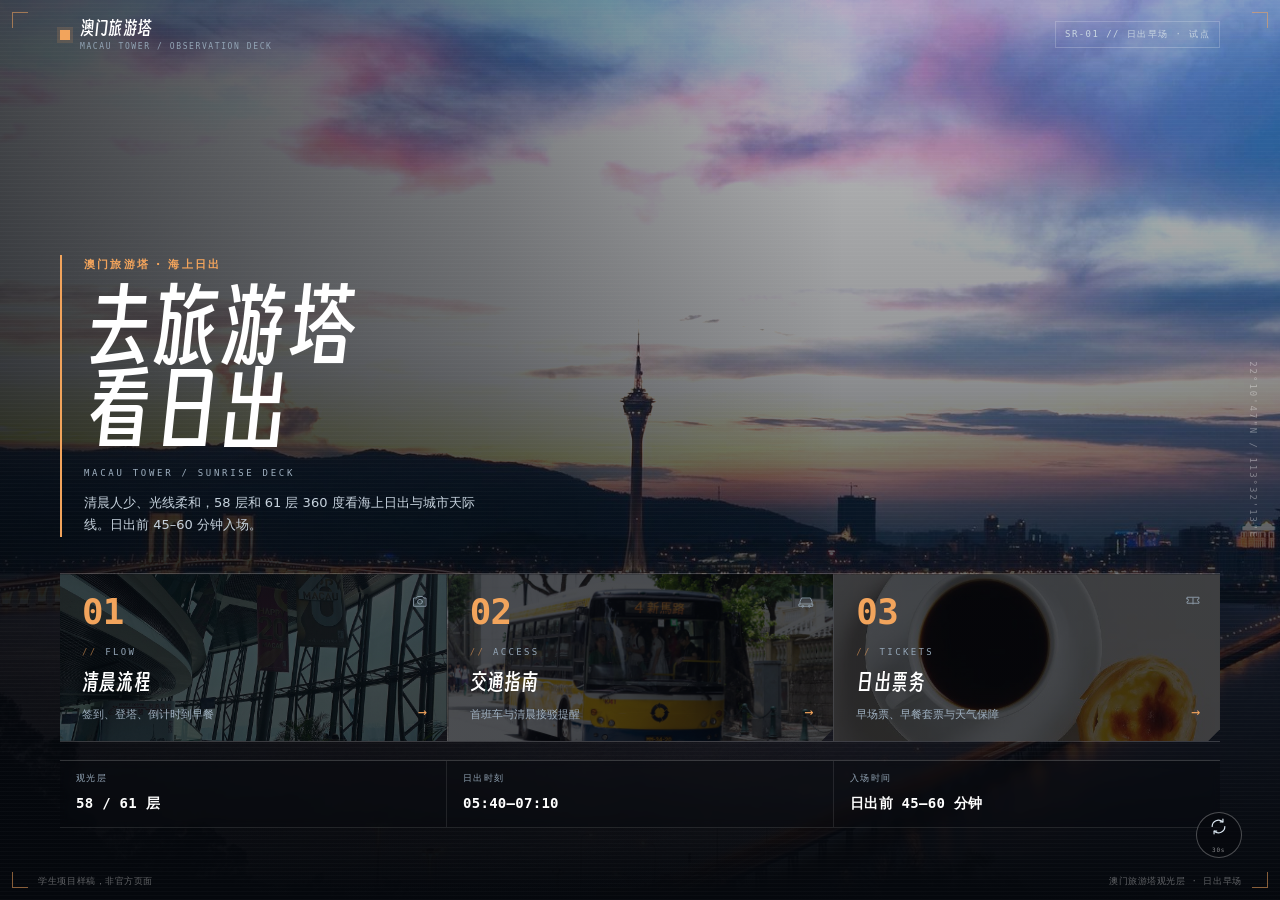
<file: index.html>
﻿<!DOCTYPE html>
<html lang="zh-CN">
<head>
<meta charset="UTF-8">
<meta name="viewport" content="width=device-width, initial-scale=1">
<title>去旅游塔看日出｜澳门旅游塔「第一缕阳光」海上日出</title>
<meta name="description" content="澳门旅游塔观光层（58 层及 61 层）「第一缕阳光」海上日出观景活动：清晨流程、交通提醒与日出早场票。学生项目样稿。">
<link rel="icon" href="data:image/svg+xml,%3Csvg xmlns='http://www.w3.org/2000/svg' viewBox='0 0 64 64'%3E%3Crect width='64' height='64' fill='%23080b10'/%3E%3Ccircle cx='32' cy='38' r='12' fill='%23f2a45c'/%3E%3Crect x='10' y='24' width='44' height='2' fill='%23f2a45c'/%3E%3C/svg%3E">
<link rel="stylesheet" href="assets/base.css">
<style>
  body.home { background: #070a0f; }

  .home-head { position: absolute; top: 0; left: 0; right: 0; z-index: 6; }
  .home-head-inner {
    display: flex;
    align-items: center;
    justify-content: space-between;
    gap: 16px;
    padding: 18px 0;
  }
  .brand { display: inline-flex; align-items: center; gap: 10px; color: #fff; }
  .mark {
    width: 10px;
    height: 10px;
    flex: none;
    background: var(--accent);
    box-shadow: 0 0 0 3px #f2a45c26;
  }
  .brand-text {
    display: block;
    font-family: var(--display);
    font-size: 18px;
    font-weight: 400;
    letter-spacing: .01em;
    line-height: 1.2;
  }
  .brand-text small {
    display: block;
    margin-top: 2px;
    color: #93a5b6;
    font-family: var(--tech);
    font-size: 8px;
    font-weight: 400;
    letter-spacing: .2em;
  }
  .home-meta {
    padding: 5px 9px;
    border: 1px solid #ffffff33;
    color: #c9d6e2;
    font-family: var(--tech);
    font-size: 9px;
    letter-spacing: .16em;
    white-space: nowrap;
  }

  .gate {
    position: relative;
    display: flex;
    align-items: flex-end;
    min-height: 100svh;
    padding: 96px 0 clamp(46px, 8vh, 78px);
    overflow: hidden;
    background: #070a0f;
    color: var(--text);
  }
  .gate-bgs { position: absolute; inset: 0; animation: bgZoom 2.6s cubic-bezier(.16, .7, .2, 1) both; }
  .gate-bg {
    position: absolute;
    inset: 0;
    width: 100%;
    height: 100%;
    object-fit: cover;
    object-position: center 52%;
    filter: brightness(1.24) saturate(1.04);
  }
  .gate-bg.is-night { opacity: 0; transition: opacity .8s ease; filter: brightness(1.3) saturate(1.06); }
  .gate.is-night .gate-bg.is-night { opacity: 1; }
  .gate::after {
    content: "";
    position: absolute;
    inset: 0;
    z-index: 1;
    background:
      linear-gradient(90deg, #05080da6 0%, #05080d52 38%, #05080d00 66%),
      linear-gradient(180deg, #05080d40 0%, #05080d6b 38%, #05080dd0 76%, #05080d 100%);
  }
  .gate::before {
    content: "";
    position: absolute;
    inset: 0;
    z-index: 2;
    background: repeating-linear-gradient(0deg, #ffffff05 0 1px, transparent 1px 4px);
    pointer-events: none;
  }
  .gate-frame { position: absolute; inset: 12px; z-index: 4; pointer-events: none; }
  .gate-frame i { position: absolute; width: 16px; height: 16px; border: 1px solid #f2a45c8c; }
  .gate-frame .tl { top: 0; left: 0; border-right: 0; border-bottom: 0; }
  .gate-frame .tr { top: 0; right: 0; border-left: 0; border-bottom: 0; }
  .gate-frame .bl { bottom: 0; left: 0; border-right: 0; border-top: 0; }
  .gate-frame .br { bottom: 0; right: 0; border-left: 0; border-top: 0; }
  .gate-coord {
    position: absolute;
    top: 50%;
    right: 20px;
    z-index: 4;
    margin: 0;
    transform: translateY(-50%);
    color: #ffffff5c;
    font-family: var(--tech);
    font-size: 9px;
    letter-spacing: .22em;
    writing-mode: vertical-rl;
  }

  .gate-inner { position: relative; z-index: 3; }
  .gate-head { padding-left: clamp(14px, 2vw, 22px); border-left: 2px solid var(--accent); }
  .eyebrow {
    margin: 0 0 12px;
    color: var(--accent);
    font-size: 11px;
    font-weight: 700;
    letter-spacing: .2em;
  }
  .gate h1 {
    margin: 0 0 14px;
    color: #fff;
    font-family: var(--display);
    font-size: clamp(50px, 6.6vw, 96px);
    font-weight: 400;
    line-height: .98;
    letter-spacing: -.005em;
  }
  .gate h1 span { display: block; }
  .hero-en {
    margin: 0 0 10px;
    color: #9fb0c0;
    font-family: var(--tech);
    font-size: 9px;
    letter-spacing: .3em;
  }
  .hero-desc { max-width: 32em; margin: 0; color: #c6d2dd; font-size: 13px; }

  .gate-nav {
    display: grid;
    grid-template-columns: repeat(3, minmax(0, 1fr));
    margin-top: clamp(20px, 4.5vh, 36px);
    border-top: 1px solid #ffffff33;
    border-bottom: 1px solid #ffffff2e;
  }
  .gate-card {
    position: relative;
    display: block;
    padding: 20px 22px 18px;
    border-left: 1px solid #ffffff26;
    background-color: #05080dcc;
    background-image: linear-gradient(#05080db8, #05080db8), var(--thumb, none);
    background-size: cover;
    background-position: center;
    color: #fff;
    text-decoration: none;
    backdrop-filter: blur(4px);
    clip-path: polygon(0 0, 100% 0, 100% calc(100% - 12px), calc(100% - 12px) 100%, 0 100%);
    transition: background-color .2s;
  }
  .gate-card:first-child { border-left: 0; }
  .gate-card::before {
    content: "";
    position: absolute;
    top: 0;
    left: 0;
    bottom: 0;
    width: 2px;
    background: var(--accent);
    transform: scaleY(0);
    transform-origin: top;
    transition: transform .25s;
  }
  .gate-card:hover {
    background-image: linear-gradient(#05080d80, #05080d80), var(--thumb, none);
  }
  .gate-card:hover::before { transform: scaleY(1); }
  .gate-card:focus-visible { outline: 2px solid var(--accent); outline-offset: -2px; }
  .gate-no {
    font-family: var(--tech);
    font-size: clamp(28px, 2.8vw, 38px);
    font-weight: 600;
    line-height: 1;
    color: var(--accent);
    letter-spacing: -.02em;
  }
  .gate-en {
    display: block;
    margin-top: 12px;
    color: #93a5b6;
    font-family: var(--tech);
    font-size: 9px;
    letter-spacing: .26em;
  }
  .gate-en::before { content: "// "; color: #f2a45c99; }
  .gate-card strong {
    display: block;
    margin-top: 4px;
    font-family: var(--display);
    font-size: 21px;
    font-weight: 400;
    letter-spacing: .01em;
  }
  .gate-desc { display: block; margin-top: 4px; color: #9fb0c0; font-size: 11px; line-height: 1.6; }
  .gate-arrow {
    position: absolute;
    right: 20px;
    bottom: 16px;
    color: var(--accent);
    font-family: var(--tech);
    font-size: 15px;
    transition: transform .2s;
  }
  .gate-card:hover .gate-arrow { transform: translateX(5px); }
  .gate-card-ico {
    position: absolute;
    top: 18px;
    right: 18px;
    width: 18px;
    height: 18px;
    fill: none;
    stroke: #9fb0c0;
    stroke-width: 1.3;
    stroke-linecap: round;
    stroke-linejoin: round;
    opacity: .8;
    transition: stroke .2s, opacity .2s;
  }
  .gate-card:hover .gate-card-ico { stroke: var(--accent); opacity: 1; }

  .gate-facts {
    display: flex;
    margin-top: 18px;
    border-top: 1px solid #ffffff2e;
    border-bottom: 1px solid #ffffff1a;
    background: #05080d66;
    backdrop-filter: blur(4px);
  }
  .gate-facts div { flex: 1; padding: 10px 16px; border-right: 1px solid #ffffff1a; }
  .gate-facts div:last-child { border-right: 0; }
  .gate-facts span {
    display: block;
    margin-bottom: 2px;
    color: #93a5b6;
    font-size: 9px;
    letter-spacing: .14em;
  }
  .gate-facts strong {
    color: #fff;
    font-family: var(--tech);
    font-size: 14px;
    font-weight: 600;
    letter-spacing: .02em;
  }
  .gate-credit {
    position: absolute;
    right: clamp(16px, 3vw, 40px);
    bottom: 10px;
    z-index: 4;
    margin: 0;
    color: #ffffff5c;
    font-family: var(--tech);
    font-size: 9px;
    letter-spacing: .06em;
  }
  .gate-mode {
    position: absolute;
    right: clamp(16px, 3vw, 40px);
    bottom: 42px;
    z-index: 6;
    display: grid;
    place-items: center;
    gap: 1px;
    width: 46px;
    height: 46px;
    padding: 0;
    border: 1px solid #ffffff47;
    border-radius: 50%;
    background: #05080d99;
    color: #dbe7f2;
    cursor: pointer;
    transition: color .2s, border-color .2s, background-color .2s;
  }
  .gate-mode svg { width: 19px; height: 19px; }
  .gate-mode span {
    color: #ffffff85;
    font-family: var(--tech);
    font-size: 6px;
    letter-spacing: .12em;
  }
  .gate-mode:hover {
    border-color: var(--accent);
    background: #05080dcc;
    color: var(--accent);
  }
  .gate-mode:hover svg { animation: modeSpin 1.1s linear infinite; }
  .gate-mode:focus-visible { outline: 2px solid var(--accent); outline-offset: 2px; }

  .mode-wipe {
    position: absolute;
    inset: 0;
    z-index: 7;
    display: grid;
    place-items: center;
    overflow: hidden;
    pointer-events: none;
  }
  .mw-panel {
    position: absolute;
    inset: 0;
    background: #05080d;
    transform: scaleX(0);
    transform-origin: left;
  }
  .mode-wipe.is-wiping .mw-panel { animation: modeWipe 1.1s cubic-bezier(.77, 0, .18, 1) both; }
  .mw-label {
    position: relative;
    z-index: 1;
    color: var(--accent);
    font-family: var(--tech);
    font-size: 11px;
    letter-spacing: .42em;
    opacity: 0;
  }
  .mode-wipe.is-wiping .mw-label { animation: modeLabel 1.1s both; }
  .gate-disclaimer {
    position: absolute;
    left: clamp(16px, 3vw, 40px);
    bottom: 10px;
    z-index: 4;
    margin: 0;
    color: #ffffff5c;
    font-family: var(--tech);
    font-size: 9px;
    letter-spacing: .06em;
  }

  /* 开屏：双层幕布 + 扫描线 + 载入条 */
  .intro {
    position: fixed;
    inset: 0;
    z-index: 100;
    display: grid;
    place-items: center;
    overflow: hidden;
    color: var(--text);
  }
  .intro.is-done { display: none; }
  .intro-panel {
    position: absolute;
    left: 0;
    right: 0;
    height: 50.5%;
    background: #05080d;
    will-change: transform;
  }
  .intro-panel::after {
    content: "";
    position: absolute;
    inset: 0;
    background: repeating-linear-gradient(0deg, #ffffff06 0 1px, transparent 1px 4px);
  }
  .intro-panel-top { top: 0; animation: curtainTop .95s cubic-bezier(.77, 0, .18, 1) 1.6s both; }
  .intro-panel-bottom { bottom: 0; animation: curtainBottom .95s cubic-bezier(.77, 0, .18, 1) 1.6s both; }
  .intro-seam {
    position: absolute;
    top: 50%;
    left: 0;
    right: 0;
    height: 1px;
    background: var(--accent);
    opacity: 0;
    transform: scaleX(0);
    animation: seam .9s cubic-bezier(.2, .7, .2, 1) 1.05s both;
  }
  .intro-flash {
    position: absolute;
    inset: 0;
    background: radial-gradient(circle at 50% 52%, #f2a45c73 0%, #f2a45c00 58%);
    opacity: 0;
    animation: flash 1.15s 1.4s both;
    pointer-events: none;
  }
  .intro-inner {
    position: relative;
    z-index: 2;
    width: min(640px, calc(100% - 48px));
    padding: 24px 26px;
    border: 1px solid #ffffff1a;
    text-align: center;
    animation: introIn 2.35s cubic-bezier(.5, 0, .2, 1) both;
  }
  .intro-inner::before,
  .intro-inner::after {
    content: "";
    position: absolute;
    width: 10px;
    height: 10px;
    border: 1px solid var(--accent);
  }
  .intro-inner::before { top: -1px; left: -1px; border-right: 0; border-bottom: 0; }
  .intro-inner::after { bottom: -1px; right: -1px; border-left: 0; border-top: 0; }
  .intro-code {
    margin: 0 0 14px;
    color: var(--accent);
    font-family: var(--tech);
    font-size: 9px;
    letter-spacing: .26em;
    animation: fadeUpMini .6s .08s both;
  }
  .intro-title {
    margin: 0 0 16px;
    font-family: var(--display);
    font-size: clamp(26px, 5vw, 52px);
    font-weight: 400;
    line-height: 1.1;
    letter-spacing: -.01em;
    white-space: nowrap;
    clip-path: inset(0 0 110% 0);
    animation: lineReveal .95s .16s cubic-bezier(.22, .75, .2, 1) both;
  }
  .intro-bar {
    display: block;
    width: 0;
    height: 2px;
    margin: 0 auto 12px;
    background: var(--accent);
    animation: barGrow .7s .78s cubic-bezier(.2, .7, .2, 1) both;
  }
  .intro-meta {
    margin: 0;
    color: #8d9dac;
    font-size: 10px;
    letter-spacing: .16em;
    animation: fadeUpMini .7s .95s both;
  }
  .intro-load {
    position: absolute;
    left: 50%;
    bottom: 30px;
    z-index: 2;
    display: flex;
    align-items: center;
    gap: 10px;
    width: 200px;
    transform: translateX(-50%);
    animation: loadFade .4s 1.45s both;
  }
  .intro-load span { color: #6f7f8f; font-family: var(--tech); font-size: 8px; letter-spacing: .22em; }
  .intro-load i { position: relative; flex: 1; height: 1px; background: #ffffff1f; overflow: hidden; }
  .intro-load i::after {
    content: "";
    position: absolute;
    inset: 0;
    background: var(--accent);
    transform-origin: left;
    animation: loadBar 1.35s .15s cubic-bezier(.4, 0, .2, 1) both;
  }

  @keyframes curtainTop { to { transform: translateY(-101%); } }
  @keyframes curtainBottom { to { transform: translateY(101%); } }
  @keyframes seam {
    0% { opacity: 0; transform: scaleX(0); }
    25% { opacity: .9; }
    70% { opacity: .9; transform: scaleX(1); }
    100% { opacity: 0; transform: scaleX(1); }
  }
  @keyframes flash {
    0% { opacity: 0; transform: scale(.92); }
    30% { opacity: .8; }
    100% { opacity: 0; transform: scale(1.16); }
  }
  @keyframes lineReveal {
    from { clip-path: inset(0 0 110% 0); transform: translateY(10px); }
    to { clip-path: inset(0 0 -12% 0); transform: none; }
  }
  @keyframes introIn {
    0%, 62% { opacity: 1; }
    82%, 100% { opacity: 0; transform: translateY(-10px); filter: blur(3px); }
  }
  @keyframes fadeUpMini {
    from { opacity: 0; transform: translateY(8px); }
    to { opacity: 1; transform: none; }
  }
  @keyframes loadFade { to { opacity: 0; } }
  @keyframes loadBar { from { transform: scaleX(0); } to { transform: scaleX(1); } }
  @keyframes barGrow { to { width: 120px; } }
  @keyframes bgZoom { from { transform: scale(1.06); } to { transform: scale(1); } }
  @keyframes modeSpin { to { transform: rotate(180deg); } }
  @keyframes modeWipe {
    0% { transform: scaleX(0); transform-origin: left; }
    45% { transform: scaleX(1); transform-origin: left; }
    55% { transform: scaleX(1); transform-origin: right; }
    100% { transform: scaleX(0); transform-origin: right; }
  }
  @keyframes modeLabel {
    0%, 28% { opacity: 0; }
    45%, 62% { opacity: 1; }
    82%, 100% { opacity: 0; }
  }
  @keyframes rise {
    from { opacity: 0; transform: translateY(16px); }
    to { opacity: 1; transform: none; }
  }
  @keyframes pageOut { to { opacity: 0; transform: scale(1.015); } }
  body.leaving .gate { animation: pageOut .32s ease both; }
  body.leaving .home-head { animation: pageOut .32s ease both; }

  .gate-head > * { animation: rise .7s cubic-bezier(.22, .75, .2, 1) both; }
  .gate-head > :nth-child(1) { animation-delay: 1.72s; }
  .gate-head > :nth-child(2) { animation-delay: 1.8s; }
  .gate-head > :nth-child(3) { animation-delay: 1.9s; }
  .gate-head > :nth-child(4) { animation-delay: 1.96s; }
  .gate-card { animation: rise .7s cubic-bezier(.22, .75, .2, 1) both; }
  .gate-card:nth-child(1) { animation-delay: 1.86s; }
  .gate-card:nth-child(2) { animation-delay: 1.94s; }
  .gate-card:nth-child(3) { animation-delay: 2.02s; }
  .gate-facts { animation: rise .7s 2.1s cubic-bezier(.22, .75, .2, 1) both; }

  @media (max-width: 790px) {
    .gate { align-items: flex-end; padding: 80px 0 26px; }
    .home-meta, .gate-coord { display: none; }
    .brand-text { font-size: 15px; }
    .gate h1 { font-size: clamp(40px, 11vw, 56px); }
    .hero-desc { display: block; margin-top: 4px; max-width: 30em; font-size: 12px; }
    .gate-nav { grid-template-columns: 1fr; margin-top: 22px; }
    .gate-card {
      display: grid;
      grid-template-columns: 42px 1fr 18px;
      grid-template-areas:
        "no title arrow"
        "no desc arrow";
      column-gap: 12px;
      align-items: center;
      padding: 13px 0;
      border-left: 0;
      border-top: 1px solid #ffffff26;
      background: transparent;
      backdrop-filter: none;
      clip-path: none;
    }
    .gate-card:first-child { border-top: 0; }
    .gate-card::before { display: none; }
    .gate-card-ico { display: none; }
    .gate-no { grid-area: no; font-size: 24px; }
    .gate-en { display: none; }
    .gate-card strong { grid-area: title; margin: 0; font-size: 17px; }
    .gate-desc { grid-area: desc; margin-top: 2px; font-size: 10px; }
    .gate-arrow { position: static; grid-area: arrow; justify-self: end; margin: 0; }
    .gate-facts { margin-top: 14px; }
    .gate-facts div { padding: 8px 10px; }
    .gate-facts span { font-size: 8px; letter-spacing: .06em; }
    .gate-facts strong { font-size: 11px; }
    .gate-credit, .gate-disclaimer { display: none; }
    .gate-mode { top: 78px; right: 16px; bottom: auto; width: 42px; height: 42px; }
    .gate-frame { inset: 8px; }
    .intro-inner { padding: 18px 20px; }
  }
  @media (prefers-reduced-motion: reduce) {
    .intro { display: none; }
    .gate-bg,
    .gate-head > *,
    .gate-card,
    .gate-facts { animation: none; }
  }
</style>
</head>
<body class="home">
  <div class="intro" id="intro" aria-hidden="true">
    <span class="intro-panel intro-panel-top"></span>
    <span class="intro-panel intro-panel-bottom"></span>
    <span class="intro-seam"></span>
    <span class="intro-flash"></span>
    <div class="intro-inner">
      <p class="intro-code">SR-01 // FIRST LIGHT</p>
      <p class="intro-title">去旅游塔看日出</p>
      <span class="intro-bar"></span>
      <p class="intro-meta">澳门旅游塔 · 日出早场</p>
    </div>
    <div class="intro-load" aria-hidden="true"><span>LOADING</span><i></i></div>
  </div>

  <header class="home-head">
    <div class="shell home-head-inner">
      <span class="brand">
        <span class="mark"></span>
        <span class="brand-text">澳门旅游塔<small>MACAU TOWER / OBSERVATION DECK</small></span>
      </span>
      <span class="home-meta">SR-01 // 日出早场 · 试点</span>
    </div>
  </header>

  <main class="gate">
    <div class="gate-bgs">
      <img class="gate-bg is-day" src="assets/real-skyline.jpg" alt="澳门半岛与跨海大桥的清晨天际线">
      <img class="gate-bg is-night" src="assets/real-night.jpg" alt="澳门夜景中的旅游塔与跨海大桥">
    </div>
    <div class="gate-frame" aria-hidden="true"><i class="tl"></i><i class="tr"></i><i class="bl"></i><i class="br"></i></div>
    <div class="mode-wipe" id="modeWipe" aria-hidden="true">
      <span class="mw-panel"></span>
      <span class="mw-label">NIGHT</span>
    </div>
    <p class="gate-coord" aria-hidden="true">22°10'47"N / 113°32'13"E</p>

    <div class="gate-inner shell">
      <div class="gate-head">
        <p class="eyebrow">澳门旅游塔 · 海上日出</p>
        <h1><span>去旅游塔</span><span>看日出</span></h1>
        <p class="hero-en">MACAU TOWER / SUNRISE DECK</p>
        <p class="hero-desc">清晨人少、光线柔和，58 层和 61 层 360 度看海上日出与城市天际线。日出前 45–60 分钟入场。</p>
      </div>

      <nav class="gate-nav" aria-label="活动入口">
        <a class="gate-card" href="flow.html" style="--thumb: url('assets/real-deck.jpg')">
          <span class="gate-no">01</span>
          <svg class="gate-card-ico" viewBox="0 0 24 24" aria-hidden="true"><path d="M4 8h3l1.6-2h6.8L17 8h3v11H4z"/><circle cx="12" cy="13" r="3.2"/></svg>
          <span class="gate-en">FLOW</span>
          <strong>清晨流程</strong>
          <span class="gate-desc">签到、登塔、倒计时到早餐</span>
          <span class="gate-arrow" aria-hidden="true">→</span>
        </a>
        <a class="gate-card" href="access.html" style="--thumb: url('assets/real-bus.jpg')">
          <span class="gate-no">02</span>
          <svg class="gate-card-ico" viewBox="0 0 24 24" aria-hidden="true"><path d="M4 16v-3l2-5h12l2 5v3"/><path d="M3 16h18v3H3z"/><circle cx="7.5" cy="19" r="1.3"/><circle cx="16.5" cy="19" r="1.3"/></svg>
          <span class="gate-en">ACCESS</span>
          <strong>交通指南</strong>
          <span class="gate-desc">首班车与清晨接驳提醒</span>
          <span class="gate-arrow" aria-hidden="true">→</span>
        </a>
        <a class="gate-card" href="tickets.html" style="--thumb: url('assets/real-coffee.jpg')">
          <span class="gate-no">03</span>
          <svg class="gate-card-ico" viewBox="0 0 24 24" aria-hidden="true"><path d="M4 9V7h16v2a2 2 0 0 0 0 4v2H4v-2a2 2 0 0 0 0-4Z"/><path d="M12 8v8"/></svg>
          <span class="gate-en">TICKETS</span>
          <strong>日出票务</strong>
          <span class="gate-desc">早场票、早餐套票与天气保障</span>
          <span class="gate-arrow" aria-hidden="true">→</span>
        </a>
      </nav>

      <div class="gate-facts">
        <div><span>观光层</span><strong>58 / 61 层</strong></div>
        <div><span>日出时刻</span><strong>05:40–07:10</strong></div>
        <div><span>入场时间</span><strong>日出前 45–60 分钟</strong></div>
      </div>
    </div>
    <button class="gate-mode" type="button" id="modeToggle" title="切换日间 / 夜景背景" aria-label="切换日间 / 夜景背景">
      <svg viewBox="0 0 24 24" fill="none" stroke="currentColor" stroke-width="1.5" stroke-linecap="round" stroke-linejoin="round" aria-hidden="true">
        <path d="M20 12a8 8 0 0 1-13.4 5.9"/>
        <path d="M4 12a8 8 0 0 1 13.4-5.9"/>
        <path d="M17.6 2.8v3.4h-3.4"/>
        <path d="M6.4 21.2v-3.4h3.4"/>
      </svg>
      <span>30s</span>
    </button>
    <p class="gate-credit">澳门旅游塔观光层 · 日出早场</p>
    <p class="gate-disclaimer">学生项目样稿，非官方页面</p>
  </main>

  <script>
    (function () {
      var intro = document.getElementById('intro');
      var reduce = window.matchMedia('(prefers-reduced-motion: reduce)').matches;
      function dismiss() { if (intro) intro.classList.add('is-done'); }
      if (!intro) return;
      if (reduce) {
        intro.remove();
      } else {
        setTimeout(dismiss, 2600);
        intro.addEventListener('click', dismiss);
        window.addEventListener('keydown', function (e) {
          if (e.key === 'Escape') dismiss();
        }, { once: true });
      }

      /* 主背景 30 秒在日出与夜景之间交替，切换时整屏擦除一次 */
      var gate = document.querySelector('.gate');
      var wipe = document.getElementById('modeWipe');
      var wipeLabel = wipe ? wipe.querySelector('.mw-label') : null;
      var modeToggle = document.getElementById('modeToggle');

      function switchMode() {
        if (!gate) return;
        var toNight = !gate.classList.contains('is-night');
        if (reduce || !wipe) {
          gate.classList.toggle('is-night', toNight);
          return;
        }
        if (wipeLabel) wipeLabel.textContent = toNight ? 'NIGHT / 夜景' : 'DAY / 日出';
        wipe.classList.remove('is-wiping');
        void wipe.offsetWidth;
        wipe.classList.add('is-wiping');
        setTimeout(function () { gate.classList.toggle('is-night', toNight); }, 470);
        setTimeout(function () { wipe.classList.remove('is-wiping'); }, 1150);
      }

      if (gate && !reduce) {
        setInterval(switchMode, 30000);
      }
      if (modeToggle) modeToggle.addEventListener('click', switchMode);

      /* 点击入口时先做一次收场过渡，再跳转 */
      var cards = document.querySelectorAll('.gate-card');
      Array.prototype.forEach.call(cards, function (a) {
        a.addEventListener('click', function (e) {
          if (reduce || e.metaKey || e.ctrlKey || e.shiftKey || e.button !== 0) return;
          e.preventDefault();
          document.body.classList.add('leaving');
          setTimeout(function () { window.location.href = a.href; }, 320);
        });
      });
    })();
  </script>
</body>
</html>
</file>
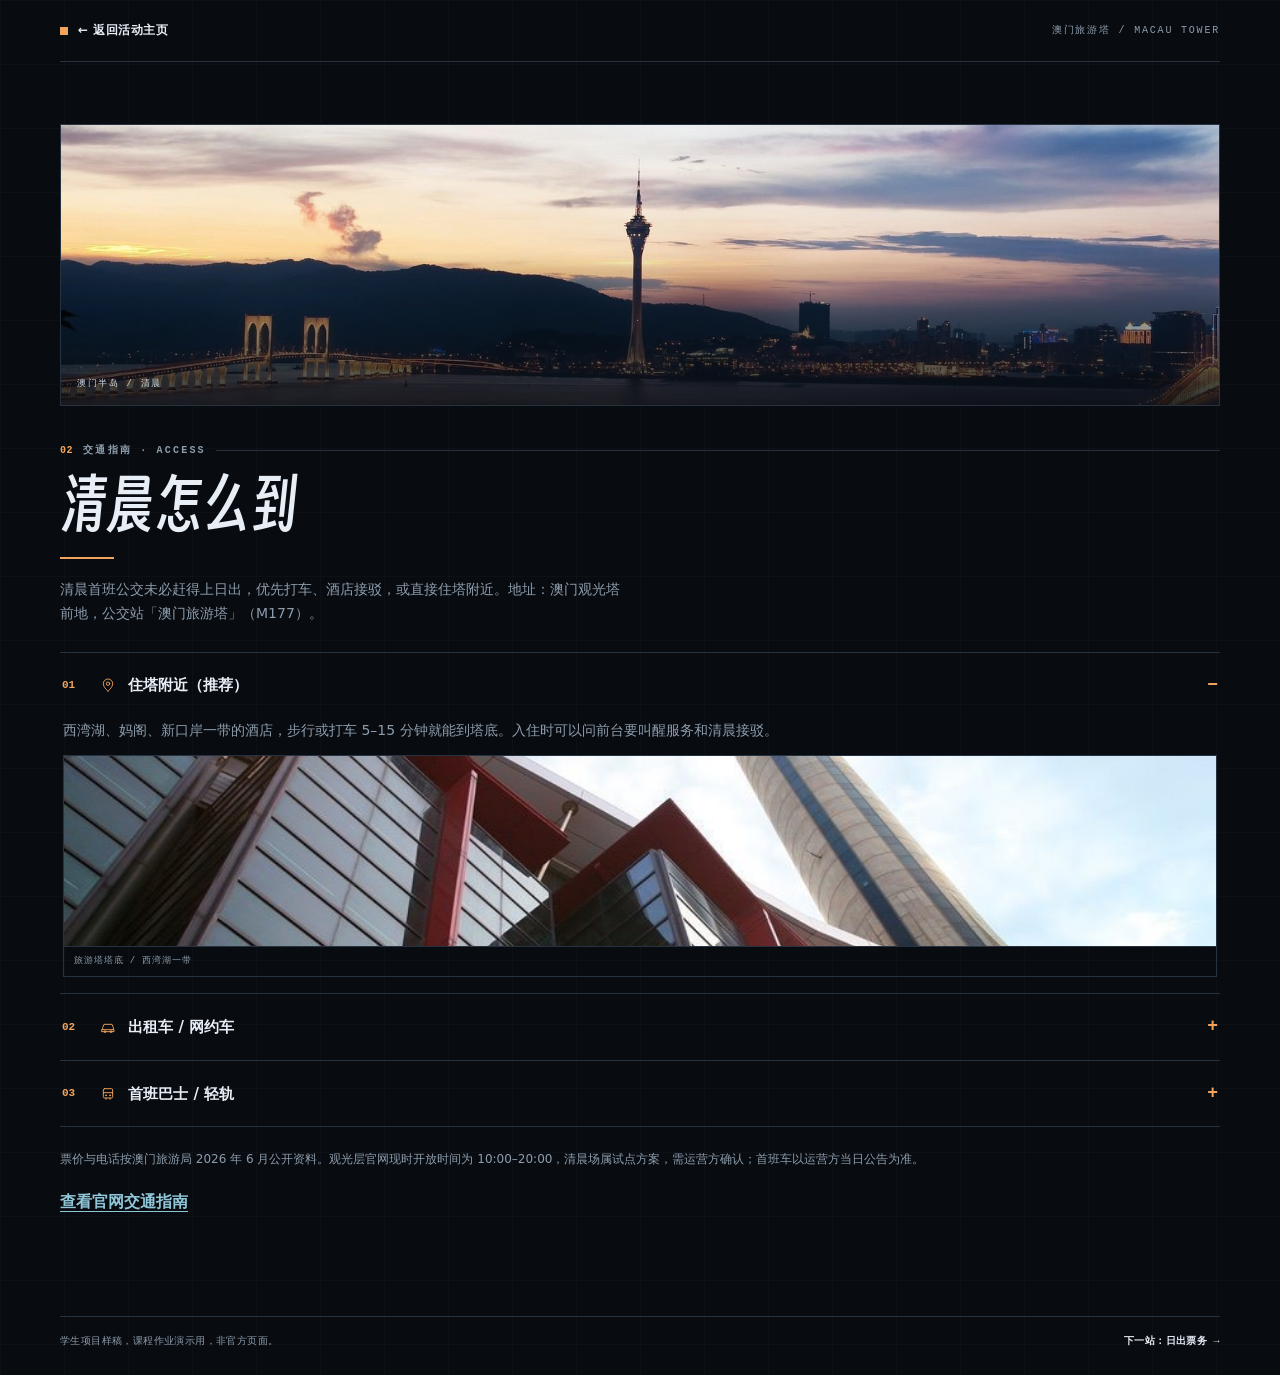
<file: access.html>
﻿<!DOCTYPE html>
<html lang="zh-CN">
<head>
<meta charset="UTF-8">
<meta name="viewport" content="width=device-width, initial-scale=1">
<title>交通指南｜去旅游塔看日出</title>
<meta name="description" content="清晨去澳门旅游塔看日出怎么走：住塔附近、打车与首班巴士时间核实。">
<link rel="icon" href="data:image/svg+xml,%3Csvg xmlns='http://www.w3.org/2000/svg' viewBox='0 0 64 64'%3E%3Crect width='64' height='64' fill='%2312263e'/%3E%3Ccircle cx='32' cy='38' r='13' fill='%23ffceb0'/%3E%3Crect x='10' y='24' width='44' height='2' fill='%23ffceb0'/%3E%3C/svg%3E">
<link rel="stylesheet" href="assets/base.css">
</head>
<body>
<header class="shell doc-head">
  <a class="back" href="index.html">← 返回活动主页</a>
  <span class="doc-brand">澳门旅游塔 / MACAU TOWER</span>
</header>

<main class="doc-main">
  <div class="shell doc-wide">
    <figure class="doc-banner">
      <img src="assets/real-skyline.jpg" alt="澳门半岛与跨海大桥的清晨天际线">
      <figcaption>澳门半岛 / 清晨</figcaption>
    </figure>
    <p class="kicker"><span>02</span>交通指南 · ACCESS</p>
    <h1>清晨怎么到</h1>
    <p class="lead">清晨首班公交未必赶得上日出，优先打车、酒店接驳，或直接住塔附近。地址：澳门观光塔前地，公交站「澳门旅游塔」（M177）。</p>

    <div class="travel-list">
      <details class="route" name="departure" open>
        <summary><svg class="ico" viewBox="0 0 24 24" aria-hidden="true"><path d="M12 21s7-5.2 7-11a7 7 0 1 0-14 0c0 5.8 7 11 7 11Z"/><circle cx="12" cy="10" r="2.6"/></svg>住塔附近（推荐）</summary>
        <div class="route-body">
          <p>西湾湖、妈阁、新口岸一带的酒店，步行或打车 5–15 分钟就能到塔底。入住时可以问前台要叫醒服务和清晨接驳。</p>
          <figure class="route-photo">
            <img src="assets/real-tower-base.jpg" alt="澳门旅游塔塔底建筑与入口" style="object-position:center 72%">
            <figcaption>旅游塔塔底 / 西湾湖一带</figcaption>
          </figure>
        </div>
      </details>
      <details class="route" name="departure">
        <summary><svg class="ico" viewBox="0 0 24 24" aria-hidden="true"><path d="M4 16v-3l2-5h12l2 5v3"/><path d="M3 16h18v3H3z"/><circle cx="7.5" cy="19" r="1.4"/><circle cx="16.5" cy="19" r="1.4"/></svg>出租车 / 网约车</summary>
        <div class="route-body">
          <p>的士车身黑色、车顶奶白：起表 <strong>MOP 21</strong>（首 1600 米），其后每 220 米加 <strong>MOP 2</strong>，行李每件 MOP 3。召车 <strong>+853 2828 3283</strong>；特别的士可致电 <strong>2881 2345</strong> 或用「澳门电召」App。半岛出发约 10 分钟。</p>
          <figure class="route-photo">
            <img src="assets/real-taxi.jpg" alt="澳门旅游塔的士站">
            <figcaption>旅游塔的士站 / 实拍</figcaption>
          </figure>
        </div>
      </details>
      <details class="route" name="departure">
        <summary><svg class="ico" viewBox="0 0 24 24" aria-hidden="true"><rect x="5" y="4" width="14" height="14" rx="2"/><path d="M5 10h14"/><path d="M9 18v2M15 18v2"/><circle cx="9" cy="14" r=".8"/><circle cx="15" cy="14" r=".8"/></svg>首班巴士 / 轻轨</summary>
        <div class="route-body">
          <p>巴士每位 <strong>MOP 6</strong>，车上不设找零；9A、32、26 停「澳门旅游塔」（M177）。轻轨氹仔线可到妈阁站，首班与班次以轻轨官网时刻表为准；赶不上日出就改打车。</p>
          <div class="route-photos">
            <figure>
              <img src="assets/real-bus.jpg" alt="澳门公共巴士">
              <figcaption>澳门公共巴士 / MOP 6</figcaption>
            </figure>
            <figure>
              <img src="assets/real-lrt.jpg" alt="澳门轻轨列车与旅游塔">
              <figcaption>澳门轻轨 / 氹仔线</figcaption>
            </figure>
          </div>
        </div>
      </details>
    </div>

    <p style="margin-top:22px;font-size:12px;color:var(--muted)">
      票价与电话按澳门旅游局 2026 年 6 月公开资料。观光层官网现时开放时间为 10:00–20:00，清晨场属试点方案，需运营方确认；首班车以运营方当日公告为准。
    </p>
    <p style="margin-top:18px"><a class="text-link" href="https://www.macautower.com.mo/zh-hant/plan-your-visit/getting-here/" target="_blank" rel="noopener">查看官网交通指南</a></p>
  </div>
</main>

<footer class="shell doc-foot">
  <span>学生项目样稿，课程作业演示用，非官方页面。</span>
  <a href="tickets.html">下一站：日出票务 →</a>
</footer>
</body>
</html>
</file>
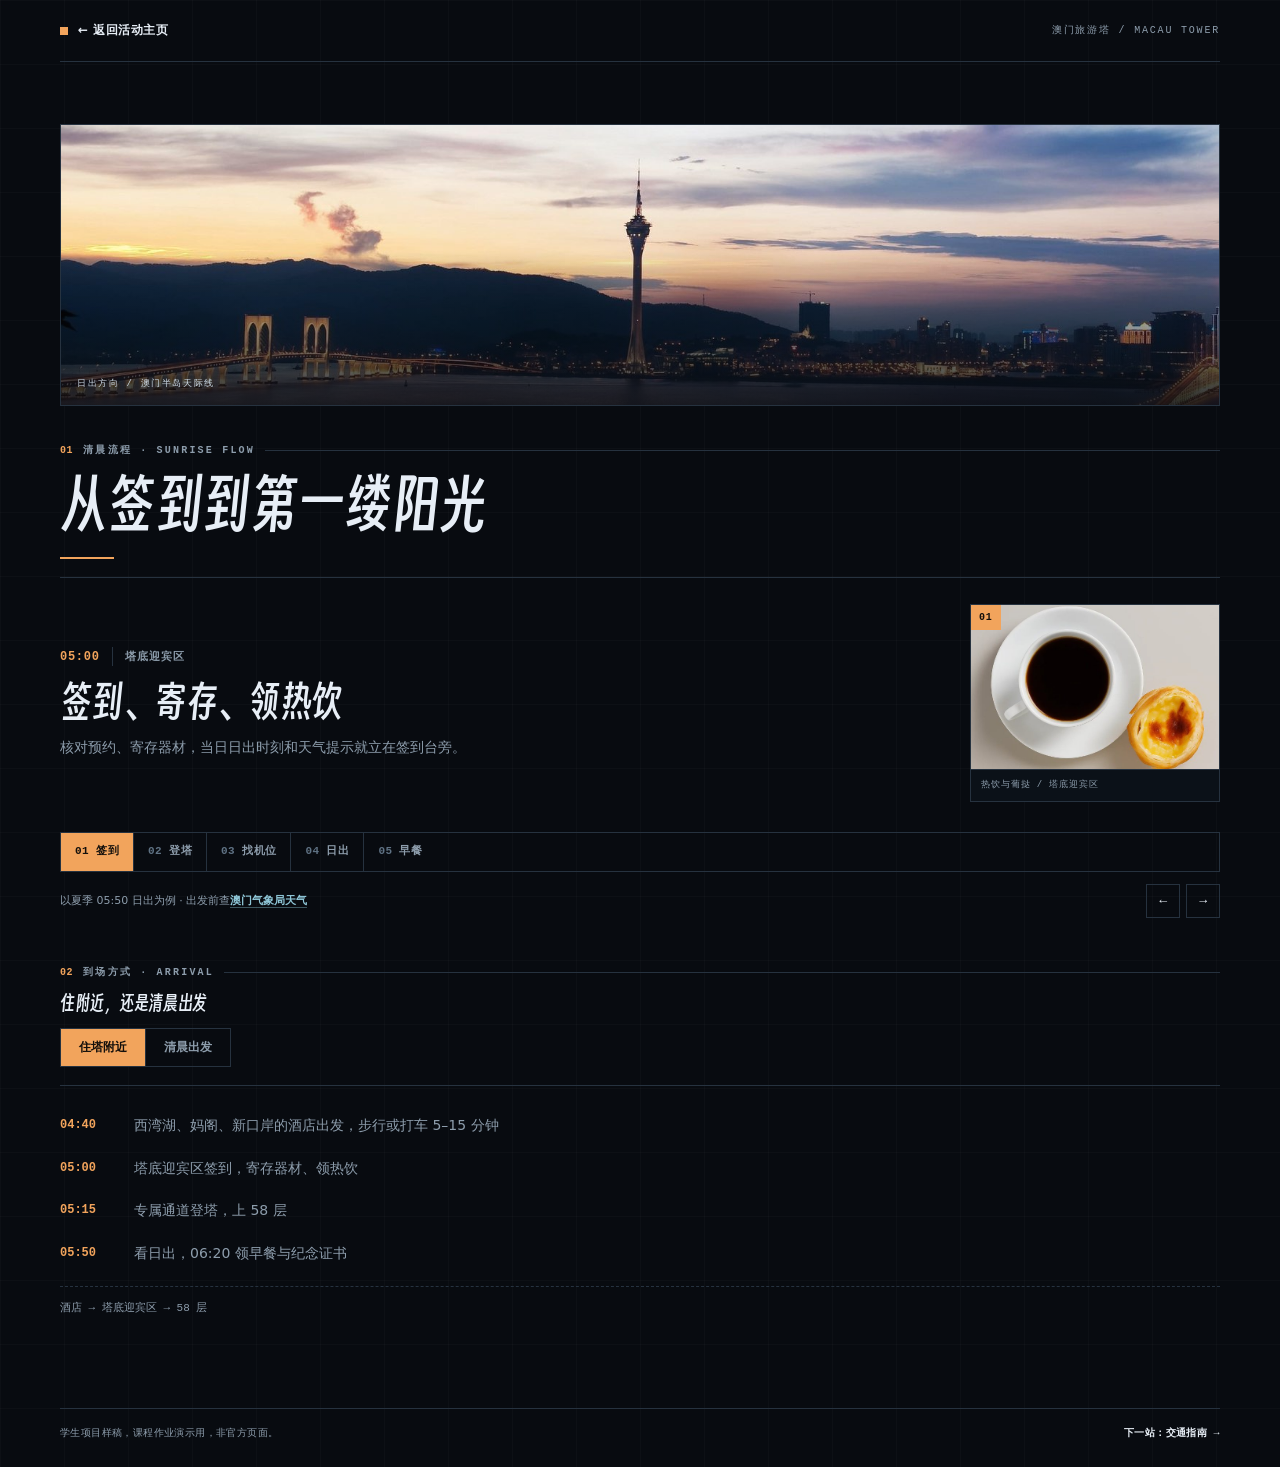
<file: flow.html>
﻿<!DOCTYPE html>
<html lang="zh-CN">
<head>
<meta charset="UTF-8">
<meta name="viewport" content="width=device-width, initial-scale=1">
<title>清晨流程｜去旅游塔看日出</title>
<meta name="description" content="澳门旅游塔「第一缕阳光」海上日出活动流程：塔底签到、登塔找机位、日出倒计时、早餐与纪念。">
<link rel="icon" href="data:image/svg+xml,%3Csvg xmlns='http://www.w3.org/2000/svg' viewBox='0 0 64 64'%3E%3Crect width='64' height='64' fill='%2312263e'/%3E%3Ccircle cx='32' cy='38' r='13' fill='%23ffceb0'/%3E%3Crect x='10' y='24' width='44' height='2' fill='%23ffceb0'/%3E%3C/svg%3E">
<link rel="stylesheet" href="assets/base.css">
</head>
<body>
<header class="shell doc-head">
  <a class="back" href="index.html">← 返回活动主页</a>
  <span class="doc-brand">澳门旅游塔 / MACAU TOWER</span>
</header>

<main class="doc-main">
  <div class="shell">
    <figure class="doc-banner">
      <img src="assets/real-skyline.jpg" alt="澳门半岛与跨海大桥的清晨天际线">
      <figcaption>日出方向 / 澳门半岛天际线</figcaption>
    </figure>
    <p class="kicker"><span>01</span>清晨流程 · SUNRISE FLOW</p>
    <h1>从签到到第一缕阳光</h1>

    <div class="flow" id="flow">
      <div class="flow-view" tabindex="0">
        <div class="flow-track">
          <article class="flow-step has-media">
            <div class="flow-copy">
              <div class="flow-meta"><span>05:00</span><span class="flow-place">塔底迎宾区</span></div>
              <h3>签到、寄存、领热饮</h3>
              <p>核对预约、寄存器材，当日日出时刻和天气提示就立在签到台旁。</p>
            </div>
            <figure class="flow-media">
              <span class="flow-media-no" aria-hidden="true">01</span>
              <img src="assets/real-coffee.jpg" alt="澳门旅游塔咖啡与葡挞">
              <figcaption>热饮与葡挞 / 塔底迎宾区</figcaption>
            </figure>
          </article>
          <article class="flow-step has-media">
            <div class="flow-copy">
              <div class="flow-meta"><span>05:15</span><span class="flow-place">58 层</span></div>
              <h3>走专属通道登塔</h3>
              <p>早场快速通道上 58 层，电梯里会提示今天的日出方位。</p>
            </div>
            <figure class="flow-media">
              <span class="flow-media-no" aria-hidden="true">02</span>
              <img src="assets/real-passage.jpg" alt="澳门旅游塔内“往观光层”扶梯通道">
              <figcaption>往观光层通道 / 塔内实拍</figcaption>
            </figure>
          </article>
          <article class="flow-step has-media">
            <div class="flow-copy">
              <div class="flow-meta"><span>05:30</span><span class="flow-place">摄影区 / 安静区</span></div>
              <h3>找机位，等天色变亮</h3>
              <p>三脚架进摄影区，只看不拍的留在安静区；层内灯光已调暗，减少玻璃反光。</p>
            </div>
            <figure class="flow-media">
              <span class="flow-media-no" aria-hidden="true">03</span>
              <img src="assets/real-deck.jpg" alt="澳门旅游塔 58 层观光廊内景">
              <figcaption>58 层观光廊 / 摄影区</figcaption>
            </figure>
          </article>
          <article class="flow-step has-media">
            <div class="flow-copy">
              <div class="flow-meta"><span>05:50</span><span class="flow-place">58 层</span></div>
              <h3>集体倒计时，看太阳出海</h3>
              <p>广播提示最佳朝向，日出后一起击掌、亮灯，拍下当天的第一张照片。</p>
            </div>
            <figure class="flow-media">
              <span class="flow-media-no" aria-hidden="true">04</span>
              <img src="assets/real-skyline.jpg" alt="澳门半岛与跨海大桥的清晨天际线">
              <figcaption>日出方向 / 澳门半岛天际线</figcaption>
            </figure>
          </article>
          <article class="flow-step has-media">
            <div class="flow-copy">
              <div class="flow-meta"><span>06:20</span><span class="flow-place">观光层</span></div>
              <h3>早餐、纪念章、分批离场</h3>
              <p>领早餐或热饮，给纪念证书盖当日日期章，在打卡角落留一张；07:00 起分批离场。</p>
            </div>
            <figure class="flow-media">
              <span class="flow-media-no" aria-hidden="true">05</span>
              <img src="assets/real-food.jpg" alt="澳门旅游塔 Patisserie 的葡挞与甜点">
              <figcaption>Patisserie / 早餐与葡挞</figcaption>
            </figure>
          </article>
        </div>
      </div>
      <div class="flow-nav" role="tablist" aria-label="清晨流程">
        <button class="flow-dot is-active" type="button" role="tab" aria-selected="true"><span>01</span>签到</button>
        <button class="flow-dot" type="button" role="tab" aria-selected="false"><span>02</span>登塔</button>
        <button class="flow-dot" type="button" role="tab" aria-selected="false"><span>03</span>找机位</button>
        <button class="flow-dot" type="button" role="tab" aria-selected="false"><span>04</span>日出</button>
        <button class="flow-dot" type="button" role="tab" aria-selected="false"><span>05</span>早餐</button>
      </div>
      <div class="flow-foot">
        <p class="flow-note">以夏季 05:50 日出为例 · 出发前查<a class="text-link" href="https://www.smg.gov.mo/zh" target="_blank" rel="noopener">澳门气象局天气</a></p>
        <div class="flow-arrows">
          <button class="flow-arrow" type="button" data-dir="-1" aria-label="上一步">←</button>
          <button class="flow-arrow" type="button" data-dir="1" aria-label="下一步">→</button>
        </div>
      </div>
    </div>

    <p class="kicker kicker-gap"><span>02</span>到场方式 · ARRIVAL</p>
    <h2 class="plans-title">住附近，还是清晨出发</h2>
    <div class="route-switch" role="tablist" aria-label="到场方式">
      <button class="route-tab is-active" type="button" role="tab" aria-selected="true">住塔附近</button>
      <button class="route-tab" type="button" role="tab" aria-selected="false">清晨出发</button>
    </div>
    <div class="route-view">
      <div class="route-track">
        <article class="route-panel">
          <dl class="plan-steps">
            <div><dt>04:40</dt><dd>西湾湖、妈阁、新口岸的酒店出发，步行或打车 5–15 分钟</dd></div>
            <div><dt>05:00</dt><dd>塔底迎宾区签到，寄存器材、领热饮</dd></div>
            <div><dt>05:15</dt><dd>专属通道登塔，上 58 层</dd></div>
            <div><dt>05:50</dt><dd>看日出，06:20 领早餐与纪念证书</dd></div>
          </dl>
          <p class="plan-route">酒店 → 塔底迎宾区 → 58 层</p>
        </article>
        <article class="route-panel">
          <dl class="plan-steps">
            <div><dt>04:35</dt><dd>打车或网约车出发，半岛约 10 分钟，路氹约 20 分钟</dd></div>
            <div><dt>04:55</dt><dd>到塔底签到，首班巴士时间需当天核实</dd></div>
            <div><dt>05:15</dt><dd>登塔上 58 层，找机位</dd></div>
            <div><dt>05:50</dt><dd>看日出，07:00 起分批离场</dd></div>
          </dl>
          <p class="plan-route">市区 → 塔底迎宾区 → 58 层</p>
        </article>
      </div>
    </div>
  </div>
</main>

<footer class="shell doc-foot">
  <span>学生项目样稿，课程作业演示用，非官方页面。</span>
  <a href="access.html">下一站：交通指南 →</a>
</footer>

<script>
(function () {
  var reduce = window.matchMedia('(prefers-reduced-motion: reduce)').matches;
  function slider(view, track, controls, opts) {
    opts = opts || {};
    var index = 0, timer = null, stopped = false, startX = null, startY = null;
    function go(n) {
      index = (n + controls.length) % controls.length;
      track.style.transform = 'translateX(' + (-index * view.clientWidth) + 'px)';
      controls.forEach(function (c, k) {
        c.classList.toggle('is-active', k === index);
        c.setAttribute('aria-selected', k === index ? 'true' : 'false');
      });
    }
    function stop() {
      stopped = true;
      if (timer) { clearInterval(timer); timer = null; }
    }
    controls.forEach(function (c, k) {
      c.addEventListener('click', function () { stop(); go(k); });
    });
    (opts.arrows || []).forEach(function (b) {
      b.addEventListener('click', function () {
        stop();
        go(index + Number(b.getAttribute('data-dir')));
      });
    });
    view.addEventListener('pointerdown', function (e) {
      startX = e.clientX; startY = e.clientY;
    });
    view.addEventListener('pointerup', function (e) {
      if (startX === null) return;
      var dx = e.clientX - startX, dy = e.clientY - startY;
      startX = null;
      if (Math.abs(dx) > 40 && Math.abs(dx) > Math.abs(dy)) {
        stop();
        go(index + (dx < 0 ? 1 : -1));
      }
    });
    view.addEventListener('keydown', function (e) {
      if (e.key === 'ArrowRight') { stop(); go(index + 1); }
      if (e.key === 'ArrowLeft') { stop(); go(index - 1); }
    });
    window.addEventListener('resize', function () { go(index); });
    go(0);
    if (opts.autoplay && !reduce && 'IntersectionObserver' in window) {
      var io = new IntersectionObserver(function (entries) {
        entries.forEach(function (en) {
          if (en.isIntersecting && !timer && !stopped) {
            timer = setInterval(function () { go(index + 1); }, 5200);
          }
        });
      }, { threshold: 0.45 });
      io.observe(view);
    }
  }
  var flow = document.getElementById('flow');
  if (flow) {
    slider(
      flow.querySelector('.flow-view'),
      flow.querySelector('.flow-track'),
      Array.prototype.slice.call(flow.querySelectorAll('.flow-dot')),
      {
        arrows: Array.prototype.slice.call(flow.querySelectorAll('.flow-arrow')),
        autoplay: true
      }
    );
  }
  slider(
    document.querySelector('.route-view'),
    document.querySelector('.route-track'),
    Array.prototype.slice.call(document.querySelectorAll('.route-tab')),
    {}
  );
})();
</script>
</body>
</html>
</file>
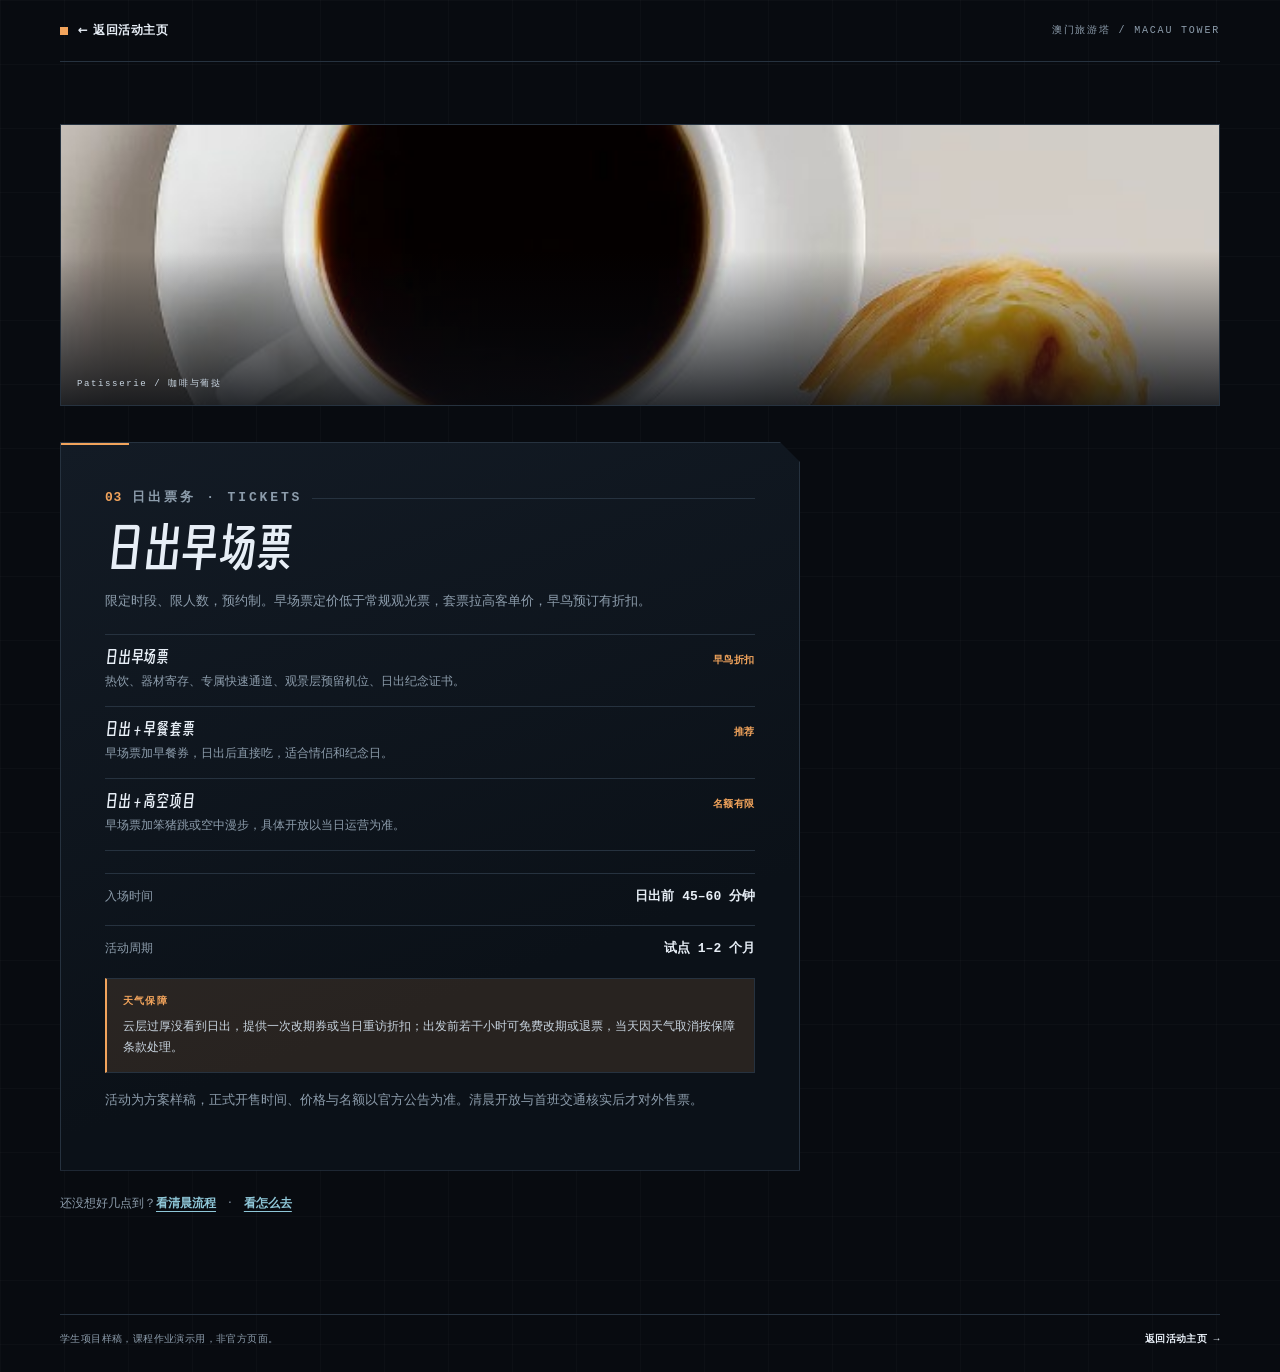
<file: tickets.html>
﻿<!DOCTYPE html>
<html lang="zh-CN">
<head>
<meta charset="UTF-8">
<meta name="viewport" content="width=device-width, initial-scale=1">
<title>日出票务｜去旅游塔看日出</title>
<meta name="description" content="澳门旅游塔「第一缕阳光」日出早场票：早场票、早餐套票、高空项目组合票与天气保障。">
<link rel="icon" href="data:image/svg+xml,%3Csvg xmlns='http://www.w3.org/2000/svg' viewBox='0 0 64 64'%3E%3Crect width='64' height='64' fill='%2312263e'/%3E%3Ccircle cx='32' cy='38' r='13' fill='%23ffceb0'/%3E%3Crect x='10' y='24' width='44' height='2' fill='%23ffceb0'/%3E%3C/svg%3E">
<link rel="stylesheet" href="assets/base.css">
</head>
<body>
<header class="shell doc-head">
  <a class="back" href="index.html">← 返回活动主页</a>
  <span class="doc-brand">澳门旅游塔 / MACAU TOWER</span>
</header>

<main class="doc-main">
  <div class="shell doc-wide">
    <figure class="doc-banner">
      <img src="assets/real-coffee.jpg" alt="澳门旅游塔 Patisserie 的咖啡与葡挞">
      <figcaption>Patisserie / 咖啡与葡挞</figcaption>
    </figure>
    <section class="ticket-panel" aria-labelledby="ticket-title">
      <p class="kicker"><span>03</span>日出票务 · TICKETS</p>
      <h1 id="ticket-title">日出早场票</h1>
      <p>限定时段、限人数，预约制。早场票定价低于常规观光票，套票拉高客单价，早鸟预订有折扣。</p>

      <div class="tier-list">
        <div class="tier">
          <h3>日出早场票 <span>早鸟折扣</span></h3>
          <p>热饮、器材寄存、专属快速通道、观景层预留机位、日出纪念证书。</p>
        </div>
        <div class="tier">
          <h3>日出＋早餐套票 <span>推荐</span></h3>
          <p>早场票加早餐券，日出后直接吃，适合情侣和纪念日。</p>
        </div>
        <div class="tier">
          <h3>日出＋高空项目 <span>名额有限</span></h3>
          <p>早场票加笨猪跳或空中漫步，具体开放以当日运营为准。</p>
        </div>
      </div>

      <div class="hours"><span>入场时间</span><strong>日出前 45–60 分钟</strong></div>
      <div class="hours"><span>活动周期</span><strong>试点 1–2 个月</strong></div>

      <div class="guarantee">
        <strong>天气保障</strong>
        云层过厚没看到日出，提供一次改期券或当日重访折扣；出发前若干小时可免费改期或退票，当天因天气取消按保障条款处理。
      </div>

      <p class="note">活动为方案样稿，正式开售时间、价格与名额以官方公告为准。清晨开放与首班交通核实后才对外售票。</p>
    </section>

    <p class="after-panel">还没想好几点到？<a class="text-link" href="flow.html">看清晨流程</a>　·　<a class="text-link" href="access.html">看怎么去</a></p>
  </div>
</main>

<footer class="shell doc-foot">
  <span>学生项目样稿，课程作业演示用，非官方页面。</span>
  <a href="index.html">返回活动主页 →</a>
</footer>
</body>
</html>
</file>
<file: assets/base.css>
﻿/* Smiley Sans（得意黑）© Atelier Anchor，SIL OFL 1.1，按页面用字子集化 */
@font-face {
  font-family: "Smiley Sans";
  src: url("fonts/smiley.woff2") format("woff2");
  font-weight: 400;
  font-style: normal;
  font-display: swap;
}

:root {
  --bg: #080b10;
  --panel: #0f151d;
  --panel-2: #0b1118;
  --line: #26323f;
  --line-soft: #1a232d;
  --text: #e7eef6;
  --muted: #8d9dac;
  --accent: #f2a45c;
  --accent-soft: #f2a45c1f;
  --cyan: #8fc7d8;
  --sans: "PingFang SC", "Microsoft YaHei", system-ui, sans-serif;
  --display: "Smiley Sans", "PingFang SC", "Microsoft YaHei", sans-serif;
  --tech: "Bahnschrift", "DIN Alternate", "Consolas", monospace;
  --mono: "Consolas", "SFMono-Regular", "Courier New", monospace;
}

*,
*::before,
*::after { box-sizing: border-box; }
html { scroll-behavior: smooth; }
body {
  margin: 0;
  background-color: var(--bg);
  color: var(--text);
  font-family: var(--sans);
  line-height: 1.75;
  -webkit-font-smoothing: antialiased;
}
body:not(.home) {
  background-image:
    linear-gradient(#ffffff05 1px, transparent 1px),
    linear-gradient(90deg, #ffffff05 1px, transparent 1px);
  background-size: 64px 64px;
}
a { color: inherit; }
img { display: block; max-width: 100%; }
p { margin: 0 0 14px; }
h1, h2, h3, h4 {
  margin: 0;
  font-family: var(--display);
  font-weight: 400;
  line-height: 1.12;
  letter-spacing: -.015em;
}
.shell { width: min(1160px, calc(100% - 64px)); margin: 0 auto; }
.doc-wide .shell { width: min(1000px, calc(100% - 64px)); }

/* 文档页头尾 */
.doc-head {
  display: flex;
  align-items: center;
  justify-content: space-between;
  gap: 16px;
  padding: 20px 0;
  border-bottom: 1px solid var(--line);
}
.back {
  display: inline-flex;
  align-items: center;
  gap: 10px;
  color: var(--text);
  font-size: 12px;
  font-weight: 700;
  letter-spacing: .04em;
  text-decoration: none;
}
.back::before {
  content: "";
  width: 8px;
  height: 8px;
  background: var(--accent);
  flex: none;
}
.back:hover { color: var(--accent); }
.doc-brand {
  color: var(--muted);
  font-family: var(--tech);
  font-size: 10px;
  letter-spacing: .18em;
}
.doc-main { padding: clamp(32px, 6vw, 62px) 0 clamp(50px, 8vw, 86px); }
.doc-main h1 {
  margin-bottom: 18px;
  font-size: clamp(36px, 5.4vw, 60px);
  letter-spacing: -.01em;
}
.doc-main h1::after {
  content: "";
  display: block;
  width: 54px;
  height: 2px;
  margin-top: 18px;
  background: var(--accent);
}
.doc-foot {
  display: flex;
  flex-wrap: wrap;
  gap: 8px 24px;
  justify-content: space-between;
  padding: 16px 0 24px;
  border-top: 1px solid var(--line);
  color: var(--muted);
  font-family: var(--tech);
  font-size: 10px;
  letter-spacing: .04em;
}
.doc-foot a { text-decoration: none; font-weight: 700; color: var(--text); }
.doc-foot a:hover { color: var(--accent); }
.lead { max-width: 40em; margin-bottom: 26px; color: var(--muted); font-size: 14px; }

/* 子页头图 */
.doc-banner {
  position: relative;
  margin: 0 0 clamp(24px, 4vw, 36px);
  border: 1px solid var(--line);
  overflow: hidden;
}
.doc-banner img {
  width: 100%;
  height: clamp(170px, 25vw, 280px);
  object-fit: cover;
  filter: saturate(.94) contrast(1.02);
}
.doc-banner::after {
  content: "";
  position: absolute;
  inset: 0;
  background: linear-gradient(180deg, #080b1000 45%, #080b10d9 100%);
  pointer-events: none;
}
.doc-banner figcaption {
  position: absolute;
  left: 16px;
  bottom: 12px;
  z-index: 1;
  color: #c9d6e2;
  font-family: var(--tech);
  font-size: 9px;
  letter-spacing: .18em;
}

/* 编号小标 */
.kicker {
  display: flex;
  align-items: center;
  gap: 10px;
  margin: 0 0 12px;
  color: var(--muted);
  font-family: var(--tech);
  font-size: 10px;
  font-weight: 600;
  letter-spacing: .22em;
  text-transform: uppercase;
}
.kicker span { color: var(--accent); font-family: var(--tech); letter-spacing: .06em; }
.kicker::after { content: ""; flex: 1; height: 1px; background: var(--line); }
.kicker-gap { margin-top: 46px; }

.text-link { color: var(--cyan); font-weight: 700; text-underline-offset: 4px; }
.button {
  display: inline-flex;
  align-items: center;
  justify-content: center;
  min-height: 46px;
  padding: 10px 22px;
  border: 0;
  background: var(--accent);
  color: #14100c;
  font-size: 14px;
  font-weight: 800;
  letter-spacing: .02em;
  text-decoration: none;
  clip-path: polygon(0 0, calc(100% - 12px) 0, 100% 12px, 100% 100%, 0 100%);
  transition: background-color .18s;
}
.button:hover { background: #ffbf82; }

/* 流程轮播 */
.flow-view { overflow: hidden; border-top: 1px solid var(--line); }
.flow-view:focus { outline: none; }
.flow-view:focus-visible { outline: 2px solid var(--accent); outline-offset: -2px; }
.flow-track { display: flex; transition: transform .62s cubic-bezier(.22, .75, .2, 1); }
.flow-step { position: relative; flex: 0 0 100%; min-width: 0; padding: 26px 0 14px; }
.flow-meta {
  display: flex;
  align-items: baseline;
  gap: 12px;
  margin-bottom: 12px;
  color: var(--accent);
  font-family: var(--tech);
  font-size: 12px;
  font-weight: 600;
  letter-spacing: .06em;
}
.flow-meta .flow-place {
  padding-left: 12px;
  border-left: 1px solid var(--line);
  color: var(--muted);
  font-family: var(--sans);
  font-size: 11px;
  font-weight: 700;
  letter-spacing: .1em;
}
.flow-step h3 { position: relative; z-index: 1; margin-bottom: 10px; font-size: clamp(25px, 3.5vw, 40px); }
.flow-step p { position: relative; z-index: 1; max-width: 34em; margin: 0; color: var(--muted); font-size: 14px; }
.flow-no {
  position: absolute;
  top: 8px;
  right: 0;
  color: #1c2733;
  font-family: var(--tech);
  font-size: clamp(80px, 11vw, 152px);
  font-weight: 600;
  line-height: 1;
  pointer-events: none;
}
@supports (-webkit-text-stroke: 1px #000) {
  .flow-no { color: transparent; -webkit-text-stroke: 1px #2b3a4a; }
}
.flow-step.has-media {
  display: grid;
  grid-template-columns: minmax(0, 1fr) 250px;
  gap: clamp(18px, 3vw, 32px);
  align-items: center;
}
.flow-step.has-media .flow-no { display: none; }
.flow-media {
  position: relative;
  margin: 0;
  border: 1px solid var(--line);
  background: var(--panel-2);
}
.flow-media img { width: 100%; height: 164px; object-fit: cover; }
.flow-media figcaption {
  padding: 8px 10px;
  border-top: 1px solid var(--line);
  color: var(--muted);
  font-family: var(--tech);
  font-size: 9px;
  letter-spacing: .1em;
}
.flow-media-no {
  position: absolute;
  top: 0;
  left: 0;
  z-index: 1;
  padding: 4px 8px;
  background: var(--accent);
  color: #14100c;
  font-family: var(--tech);
  font-size: 10px;
  font-weight: 600;
  letter-spacing: .08em;
}
.flow-nav {
  display: flex;
  flex-wrap: wrap;
  margin-top: 16px;
  border: 1px solid var(--line);
}
.flow-dot {
  display: inline-flex;
  align-items: center;
  gap: 7px;
  padding: 9px 14px;
  border: 0;
  border-right: 1px solid var(--line);
  background: transparent;
  color: var(--muted);
  font: inherit;
  font-family: var(--tech);
  font-size: 11px;
  font-weight: 600;
  letter-spacing: .04em;
  cursor: pointer;
  transition: background-color .16s, color .16s;
}
.flow-dot:last-child { border-right: 0; }
.flow-dot span { color: #5f7284; }
.flow-dot:hover { color: var(--text); background: #ffffff08; }
.flow-dot.is-active { background: var(--accent); color: #14100c; }
.flow-dot.is-active span { color: #14100c; }
.flow-foot { display: flex; align-items: center; justify-content: space-between; gap: 14px; margin-top: 12px; }
.flow-note { margin: 0; color: var(--muted); font-size: 11px; }
.flow-note .text-link { text-decoration: none; border-bottom: 1px solid #8fc7d866; }
.flow-arrows { display: flex; flex: none; gap: 6px; }
.flow-arrow {
  display: inline-grid;
  place-items: center;
  width: 34px;
  height: 34px;
  border: 1px solid var(--line);
  background: transparent;
  color: var(--text);
  font-size: 13px;
  cursor: pointer;
  transition: border-color .18s, color .18s;
}
.flow-arrow:hover { border-color: var(--accent); color: var(--accent); }

/* 路线页签 */
.plans-title { margin: 0 0 14px; font-size: 19px; }
.route-switch { display: inline-flex; margin: 0 0 18px; border: 1px solid var(--line); }
.route-tab {
  padding: 8px 18px;
  border: 0;
  border-right: 1px solid var(--line);
  background: transparent;
  color: var(--muted);
  font: inherit;
  font-size: 12px;
  font-weight: 700;
  cursor: pointer;
  transition: background-color .18s, color .18s;
}
.route-tab:last-child { border-right: 0; }
.route-tab:hover { color: var(--text); }
.route-tab.is-active { background: var(--accent); color: #14100c; }
.route-view { overflow: hidden; border-top: 1px solid var(--line); }
.route-track { display: flex; transition: transform .55s cubic-bezier(.22, .75, .2, 1); }
.route-panel { flex: 0 0 100%; min-width: 0; padding: 22px 0 4px; }
.plan-steps { display: grid; gap: 8px; margin: 0; }
.plan-steps div { display: grid; grid-template-columns: 62px minmax(0, 1fr); gap: 12px; padding: 6px 0; }
.plan-steps dt { padding-top: 1px; color: var(--accent); font-family: var(--tech); font-size: 12px; font-weight: 600; }
.plan-steps dd { margin: 0; color: var(--muted); font-size: 14px; line-height: 1.6; }
.plan-route {
  margin: 16px 0 0;
  padding-top: 12px;
  border-top: 1px dashed var(--line);
  color: var(--muted);
  font-family: var(--tech);
  font-size: 11px;
}

/* 交通手风琴 */
.travel-list { counter-reset: route; margin-top: 6px; }
.route { border-top: 1px solid var(--line); }
.route:last-of-type { border-bottom: 1px solid var(--line); }
.route summary {
  display: flex;
  align-items: center;
  gap: 12px;
  padding: 17px 2px;
  font-size: 15px;
  font-weight: 700;
  list-style: none;
  cursor: pointer;
}
.route summary::-webkit-details-marker { display: none; }
.route summary::before {
  counter-increment: route;
  content: "0" counter(route);
  flex: none;
  width: 2.4em;
  color: var(--accent);
  font-family: var(--tech);
  font-size: 11px;
  font-weight: 700;
}
.route summary::after { content: "+"; margin-left: auto; color: var(--accent); font-family: var(--tech); font-size: 18px; }
.route[open] summary::after { content: "−"; }
.route summary:hover { color: var(--accent); }
.route-body { padding: 0 3px 16px; color: var(--muted); font-size: 14px; }
.route-body strong { color: var(--text); }
.route-body p { margin: 0; }
.route-photo {
  margin: 12px 0 0;
  border: 1px solid var(--line);
}
.route-photo img { width: 100%; height: 190px; object-fit: cover; object-position: center 68%; }
.route-photo figcaption,
.route-photos figcaption {
  padding: 7px 10px;
  border-top: 1px solid var(--line);
  color: var(--muted);
  font-family: var(--tech);
  font-size: 9px;
  letter-spacing: .1em;
}
.route-photos {
  display: grid;
  grid-template-columns: 1fr 1fr;
  gap: 10px;
  margin-top: 12px;
}
.route-photos figure { margin: 0; border: 1px solid var(--line); }
.route-photos img { width: 100%; height: 150px; object-fit: cover; }
.ico {
  width: 16px;
  height: 16px;
  flex: none;
  fill: none;
  stroke: var(--accent);
  stroke-width: 1.4;
  stroke-linecap: round;
  stroke-linejoin: round;
}

/* 门票面板 */
.ticket-panel {
  position: relative;
  max-width: 740px;
  padding: clamp(26px, 5vw, 44px);
  background:
    linear-gradient(160deg, #131b25 0%, #0b1118 70%),
    var(--panel);
  border: 1px solid var(--line);
  clip-path: polygon(0 0, calc(100% - 20px) 0, 100% 20px, 100% 100%, 0 100%);
}
.ticket-panel::before {
  content: "";
  position: absolute;
  top: 0;
  left: 0;
  width: 68px;
  height: 2px;
  background: var(--accent);
}
.ticket-panel .kicker::after { background: var(--line); }
.ticket-panel h1 { font-size: clamp(32px, 4.4vw, 48px); margin-bottom: 14px; }
.ticket-panel h1::after { display: none; }
.ticket-panel p { color: var(--muted); font-size: 13px; }
.price { margin: 22px 0; border-top: 1px solid var(--line); }
.price div {
  display: flex;
  align-items: baseline;
  justify-content: space-between;
  gap: 16px;
  padding: 12px 0;
  border-bottom: 1px solid var(--line);
}
.price dt { color: var(--muted); font-size: 12px; font-weight: 650; }
.price dd { margin: 0; color: var(--text); font-family: var(--tech); font-size: 20px; font-weight: 800; }
.hours {
  display: flex;
  justify-content: space-between;
  gap: 16px;
  margin: 16px 0;
  padding-top: 12px;
  border-top: 1px solid var(--line);
  color: var(--muted);
  font-size: 12px;
}
.hours strong { color: var(--text); font-family: var(--tech); font-size: 13px; }
.note { margin-top: 16px; color: #6f7f8f; font-size: 10px; }
.after-panel { margin-top: 22px; color: var(--muted); font-size: 12px; }
.tier-list { margin: 22px 0; border-top: 1px solid var(--line); }
.tier { padding: 14px 0; border-bottom: 1px solid var(--line); }
.tier h3 {
  display: flex;
  align-items: baseline;
  justify-content: space-between;
  gap: 12px;
  margin: 0 0 4px;
  font-size: 16px;
}
.tier h3 span {
  flex: none;
  color: var(--accent);
  font-family: var(--tech);
  font-size: 10px;
  font-weight: 700;
  letter-spacing: .06em;
}
.tier p { margin: 0; color: var(--muted); font-size: 12px; }
.guarantee {
  margin-top: 18px;
  padding: 14px 16px;
  border: 1px solid var(--line);
  border-left: 2px solid var(--accent);
  background: var(--accent-soft);
  color: #c9d5e0;
  font-size: 12px;
}
.guarantee strong {
  display: block;
  margin-bottom: 5px;
  color: var(--accent);
  font-family: var(--tech);
  font-size: 10px;
  font-weight: 700;
  letter-spacing: .12em;
}

/* 入场 */
@keyframes fadeUp {
  from { opacity: 0; transform: translateY(14px); }
  to { opacity: 1; transform: none; }
}
.doc-head, .doc-main { animation: fadeUp .55s cubic-bezier(.22, .75, .2, 1) both; }
.doc-main { animation-delay: .05s; }

@media (max-width: 790px) {
  .shell { width: calc(100% - 32px); }
  .doc-wide .shell { width: calc(100% - 32px); }
  .doc-brand { display: none; }
}
@media (max-width: 620px) {
  .doc-main h1 { font-size: clamp(30px, 9vw, 42px); }
  .flow-step { padding: 22px 0 10px; }
  .flow-step h3 { font-size: 24px; }
  .flow-step.has-media { grid-template-columns: 1fr; gap: 14px; }
  .flow-media img { height: 150px; }
  .flow-no { top: 14px; font-size: 76px; }
  .flow-dot { padding: 9px 10px; font-size: 10px; }
  .flow-arrows { display: none; }
  .route-switch { display: flex; }
  .route-tab { flex: 1; padding: 9px 10px; }
  .route-photos { grid-template-columns: 1fr; }
  .route-photo img { height: 160px; }
  .kicker-gap { margin-top: 34px; }
  .doc-foot { font-size: 9px; }
}
@media (prefers-reduced-motion: reduce) {
  html { scroll-behavior: auto; }
  .flow-track, .route-track { transition: none; }
  .doc-head, .doc-main { animation: none; }
}
</file>
